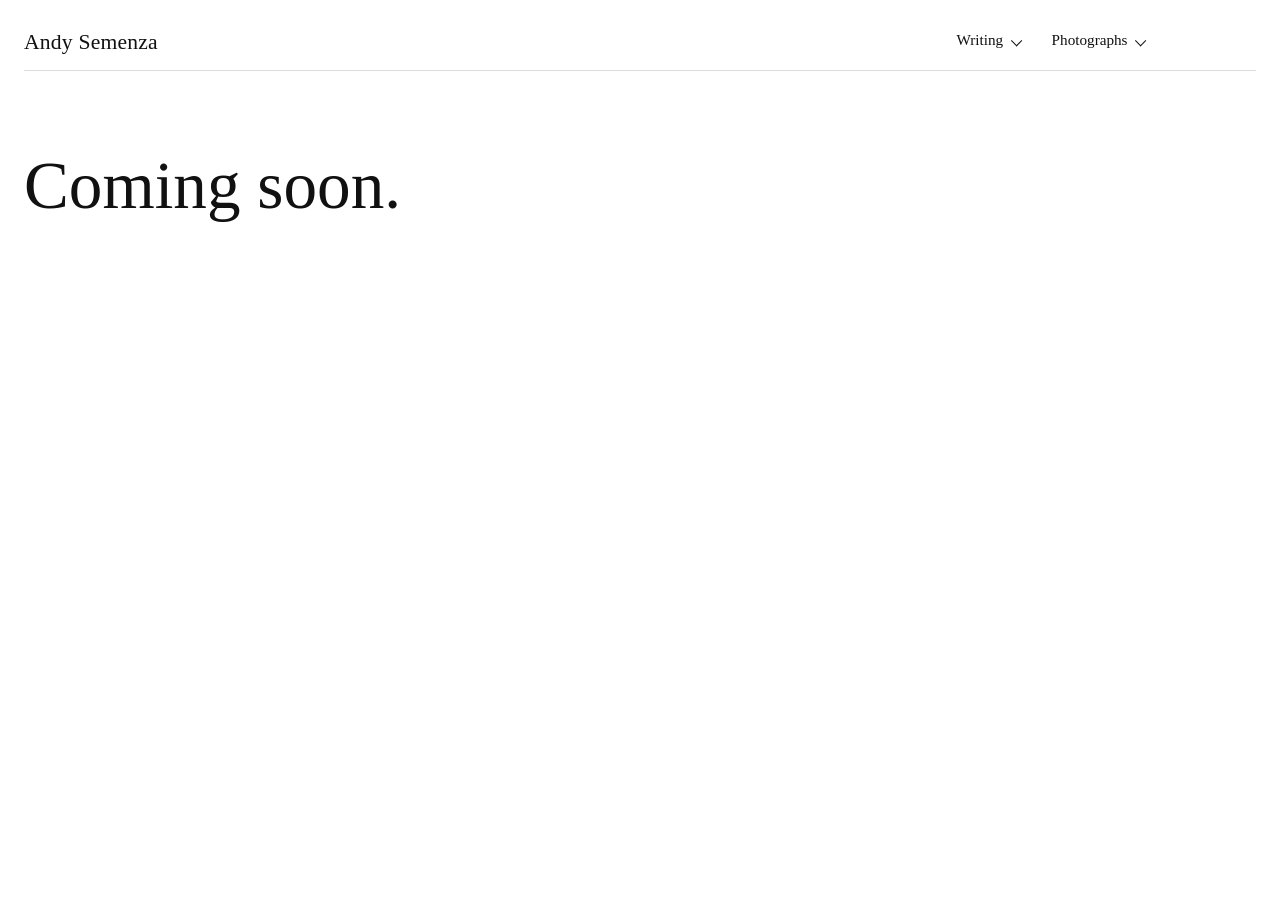
<file: blog/blog.html>
<!DOCTYPE html>
<html lang="en">
<head>
    <meta charset="UTF-8">
    <meta name="viewport" content="width=device-width, initial-scale=1.0">
    <title>Writing - Andy Semenza</title>
    <link rel="stylesheet" href="../css/site.css?v=7">
</head>
<body>
    <div class="site-frame">
        <header class="site-header">
            <a class="site-mark" href="../index.html">Andy Semenza</a>

            <nav class="site-nav" aria-label="Primary">
                <div class="menu">
                    <button class="menu-toggle" type="button" aria-expanded="false">
                        <span class="menu-text">Writing</span>
                        <span class="menu-caret" aria-hidden="true"></span>
                    </button>
                    <div class="menu-panel">
                        <a class="menu-item" href="blog.html" aria-current="page">Coming soon.</a>
                    </div>
                </div>

                <div class="menu">
                    <button class="menu-toggle" type="button" aria-expanded="false">
                        <span class="menu-text">Photographs</span>
                        <span class="menu-caret" aria-hidden="true"></span>
                    </button>
                    <div class="menu-panel" data-project-menu data-base="../photography/photography.html?project="></div>
                </div>
            </nav>
        </header>

        <main class="writing-main">
            <p>Coming soon.</p>
        </main>
    </div>

    <script src="../js/gallery.js?v=7"></script>
</body>
</html>
</file>
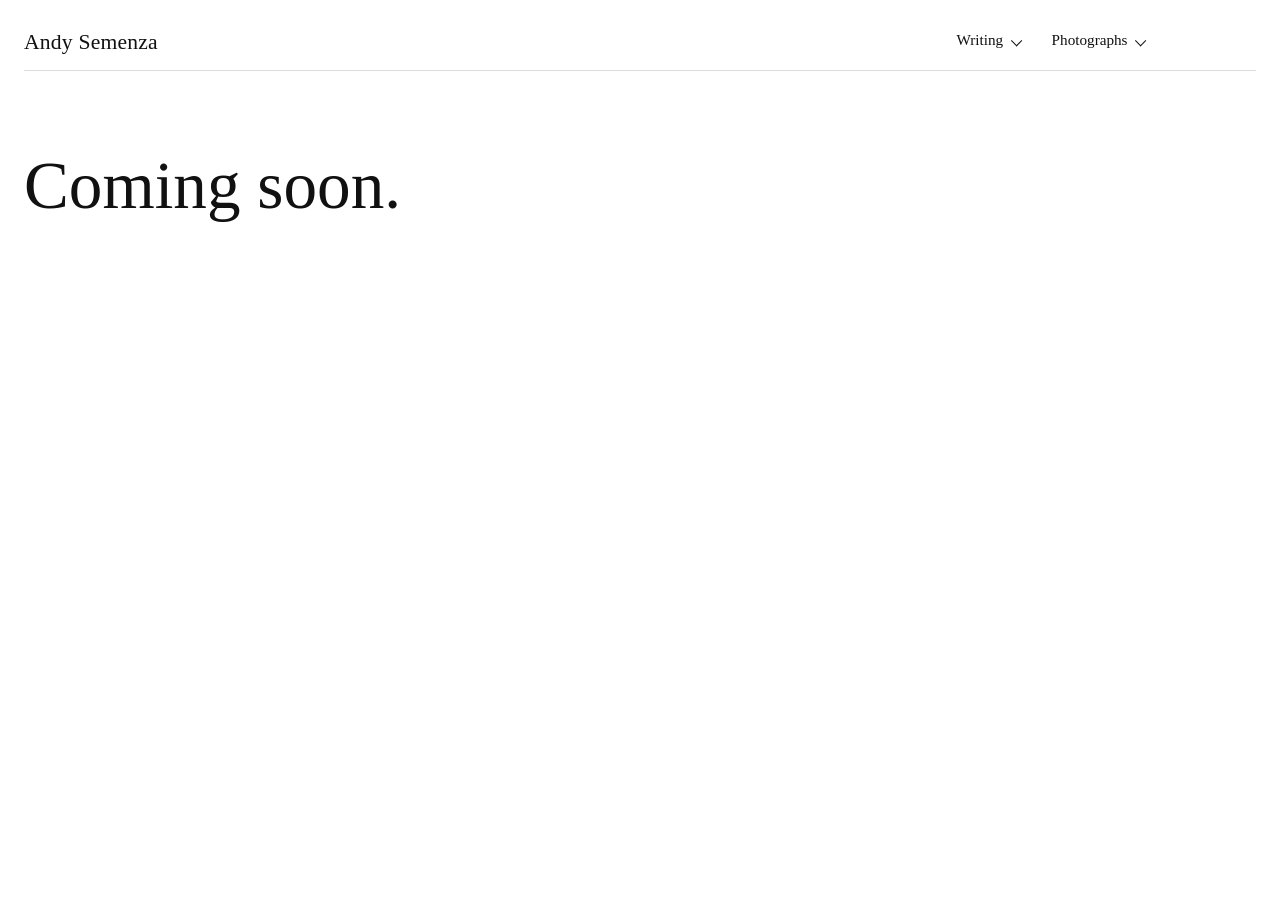
<file: blog/post1.html>
<!DOCTYPE html>
<html lang="en">
<head>
    <meta charset="UTF-8">
    <meta name="viewport" content="width=device-width, initial-scale=1.0">
    <title>Writing - Andy Semenza</title>
    <meta http-equiv="refresh" content="0; url=blog.html">
</head>
<body>
    <script>
        window.location.replace("blog.html");
    </script>
</body>
</html>
</file>
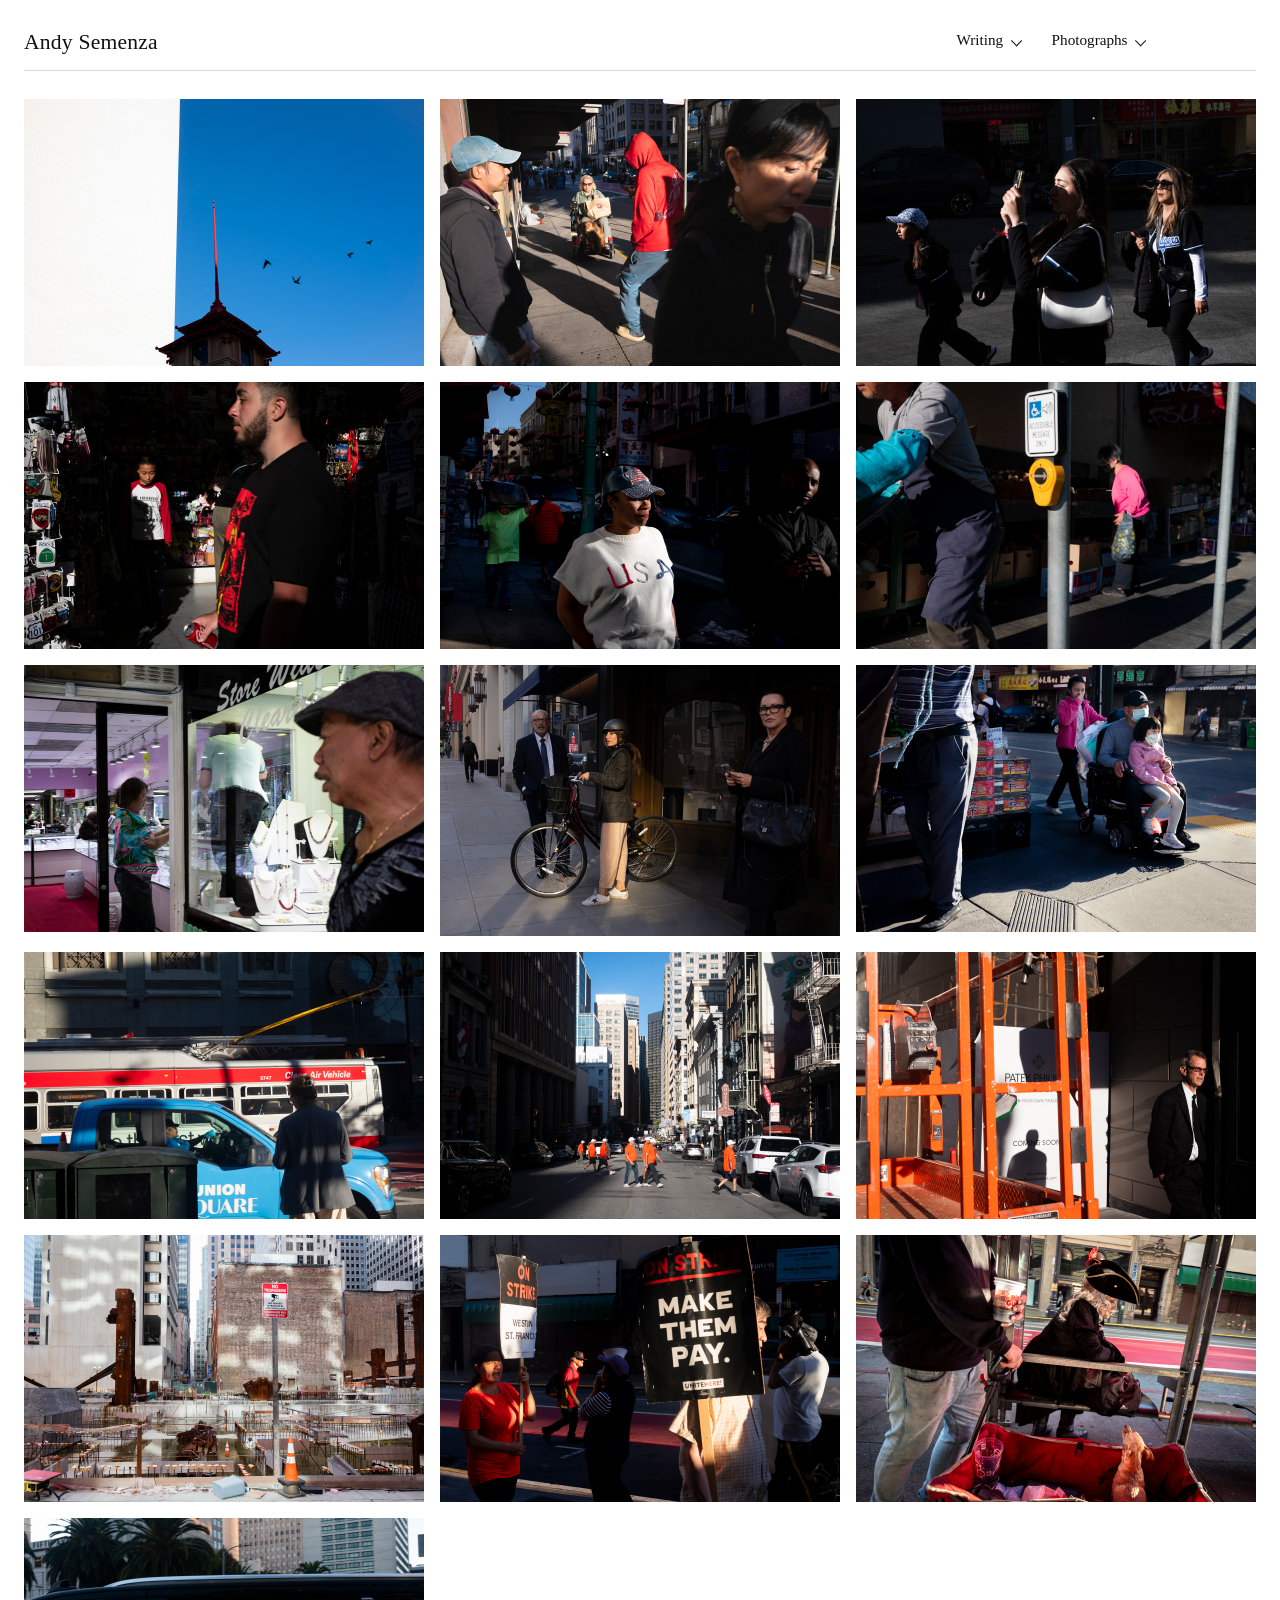
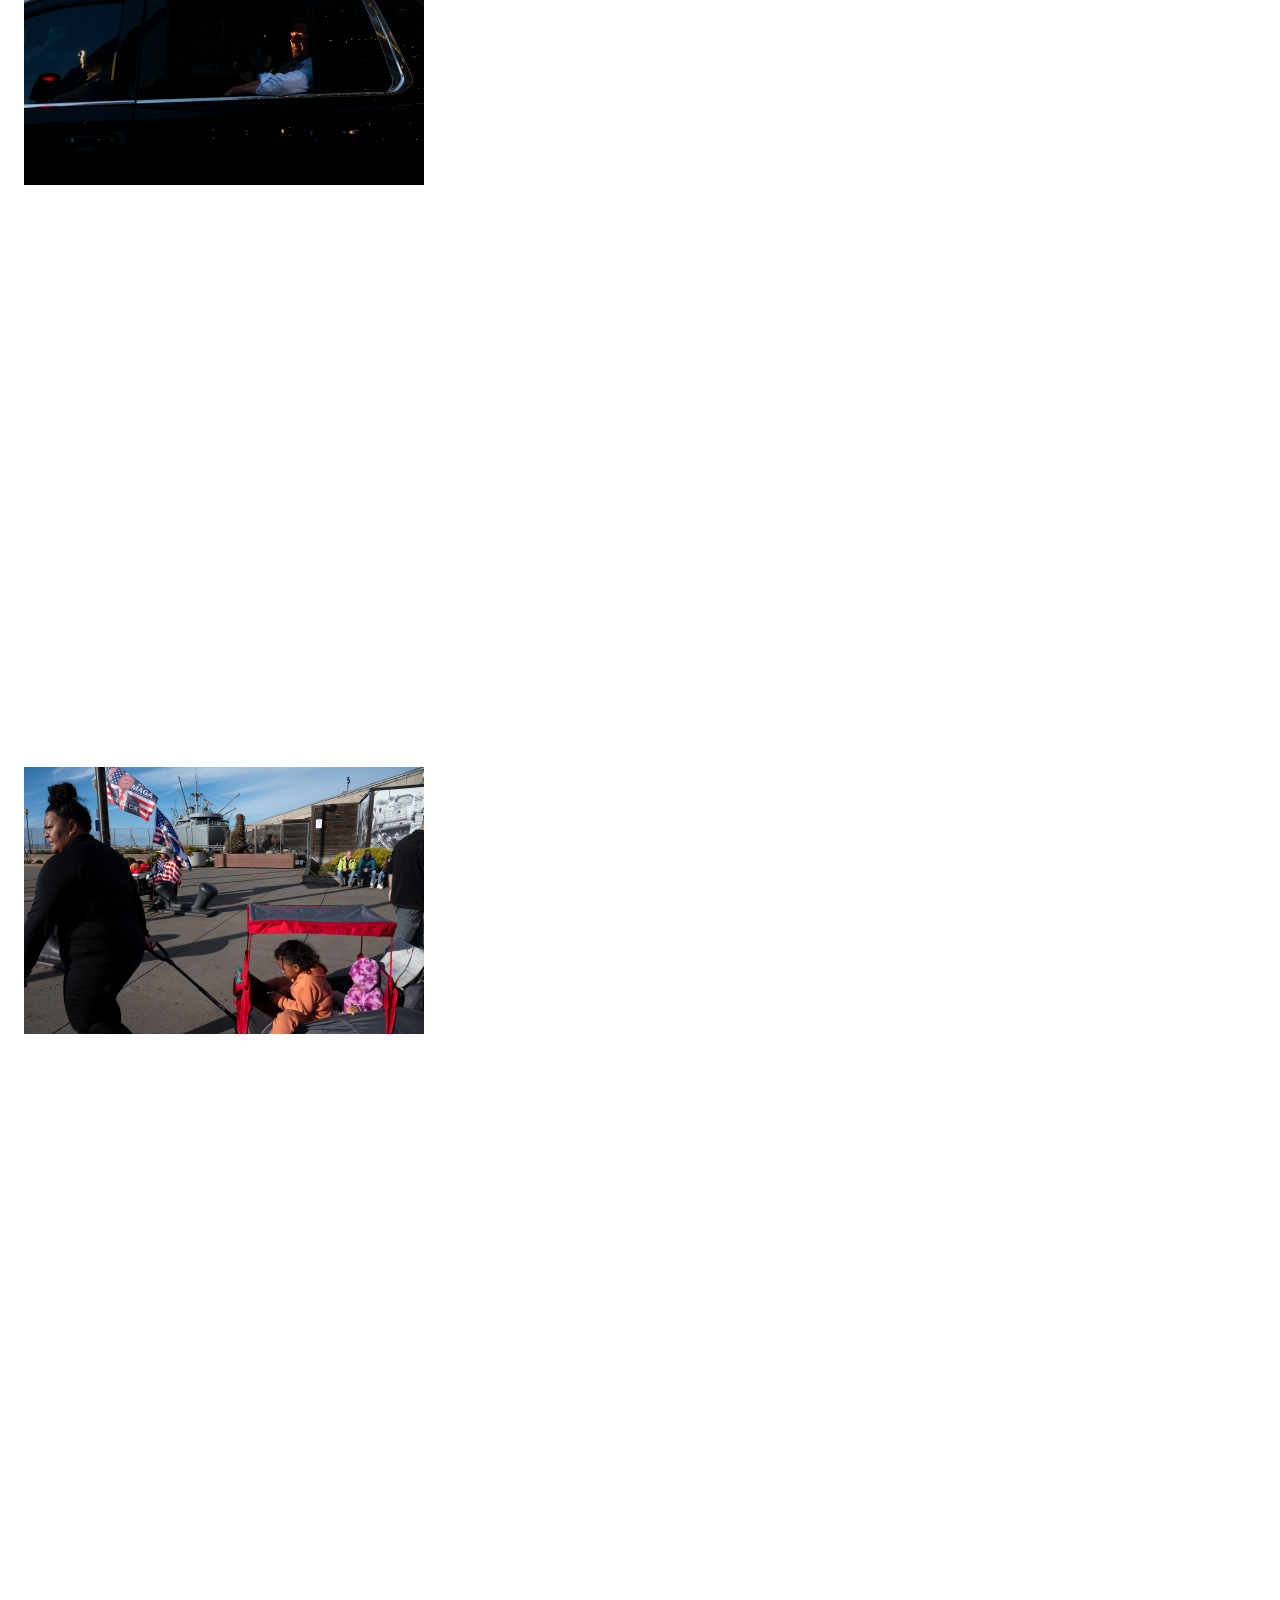
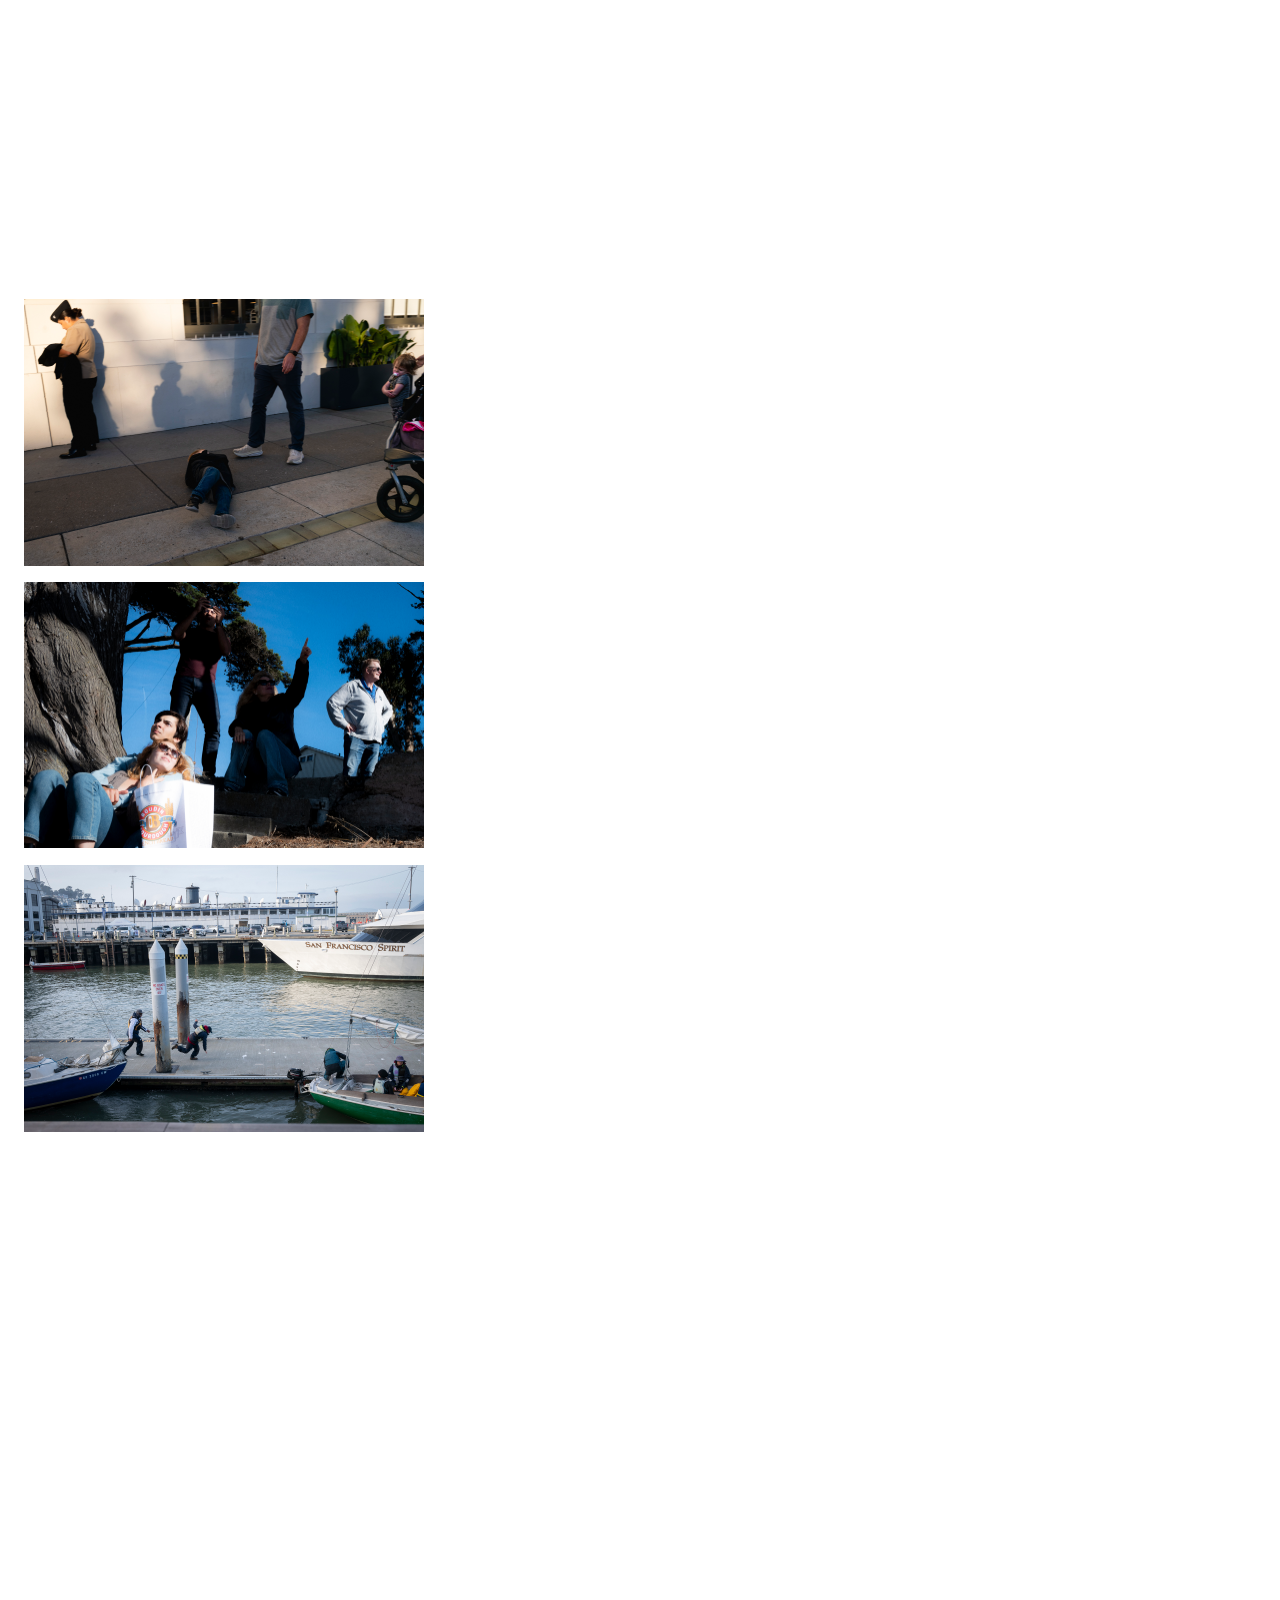
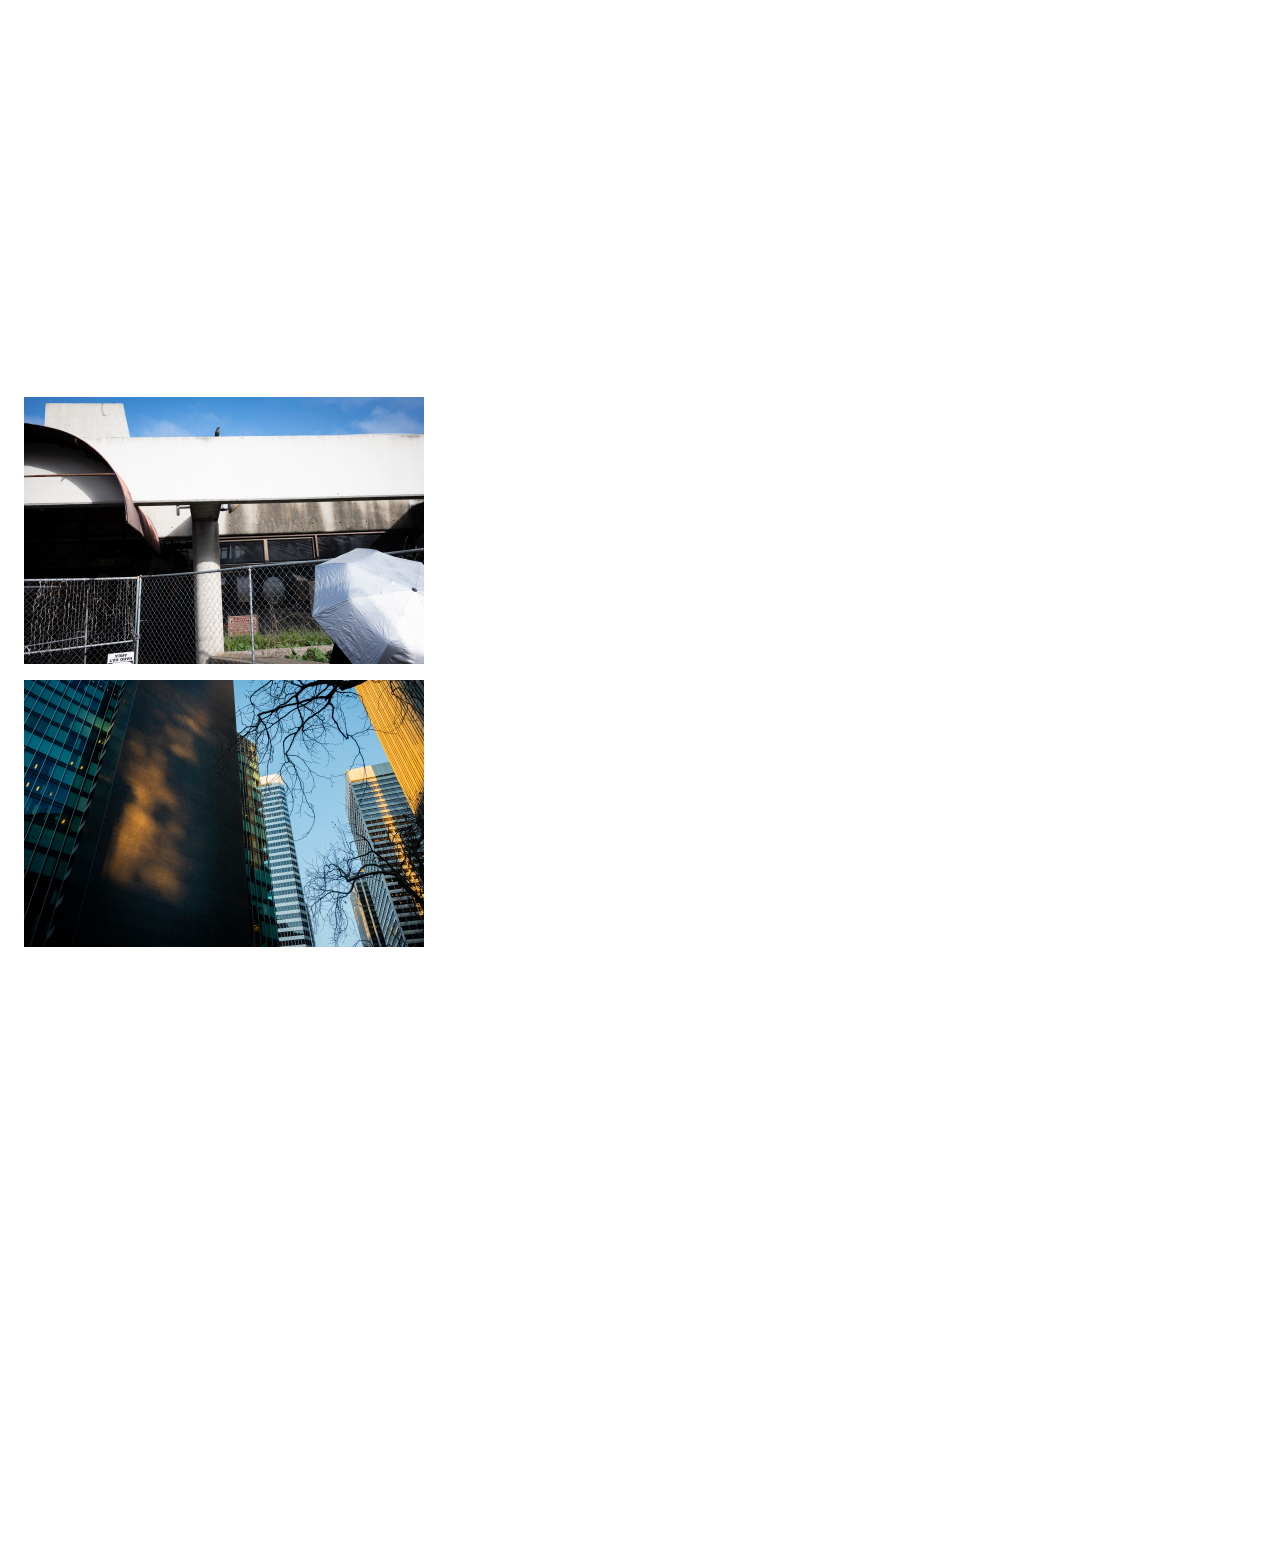
<file: photography/photography.html>
<!DOCTYPE html>
<html lang="en">
<head>
    <meta charset="UTF-8">
    <meta name="viewport" content="width=device-width, initial-scale=1.0">
    <title>Photographs - Andy Semenza</title>
    <link rel="stylesheet" href="../css/site.css?v=7">
</head>
<body>
    <div class="site-frame">
        <header class="site-header">
            <a class="site-mark" href="../index.html">Andy Semenza</a>

            <nav class="site-nav" aria-label="Primary">
                <div class="menu">
                    <button class="menu-toggle" type="button" aria-expanded="false">
                        <span class="menu-text">Writing</span>
                        <span class="menu-caret" aria-hidden="true"></span>
                    </button>
                    <div class="menu-panel">
                        <a class="menu-item" href="../blog/blog.html">Coming soon.</a>
                    </div>
                </div>

                <div class="menu">
                    <button class="menu-toggle" type="button" aria-expanded="false">
                        <span class="menu-text">Photographs</span>
                        <span class="menu-caret" aria-hidden="true"></span>
                    </button>
                    <div class="menu-panel" data-project-menu data-base="photography.html?project="></div>
                </div>
            </nav>
        </header>

        <main class="gallery-main">
            <div class="gallery-stack" id="gallery"></div>
        </main>
    </div>

    <div class="lightbox" id="lightbox" hidden>
        <button class="lightbox-close" id="lightbox-close" type="button" aria-label="Close">&times;</button>
        <button class="lightbox-button lightbox-prev" id="lightbox-prev" type="button" aria-label="Previous">&#8249;</button>
        <div class="lightbox-stage">
            <img class="lightbox-image" id="lightbox-image" alt="">
        </div>
        <button class="lightbox-button lightbox-next" id="lightbox-next" type="button" aria-label="Next">&#8250;</button>
    </div>

    <script src="../js/gallery.js?v=7"></script>
</body>
</html>
</file>
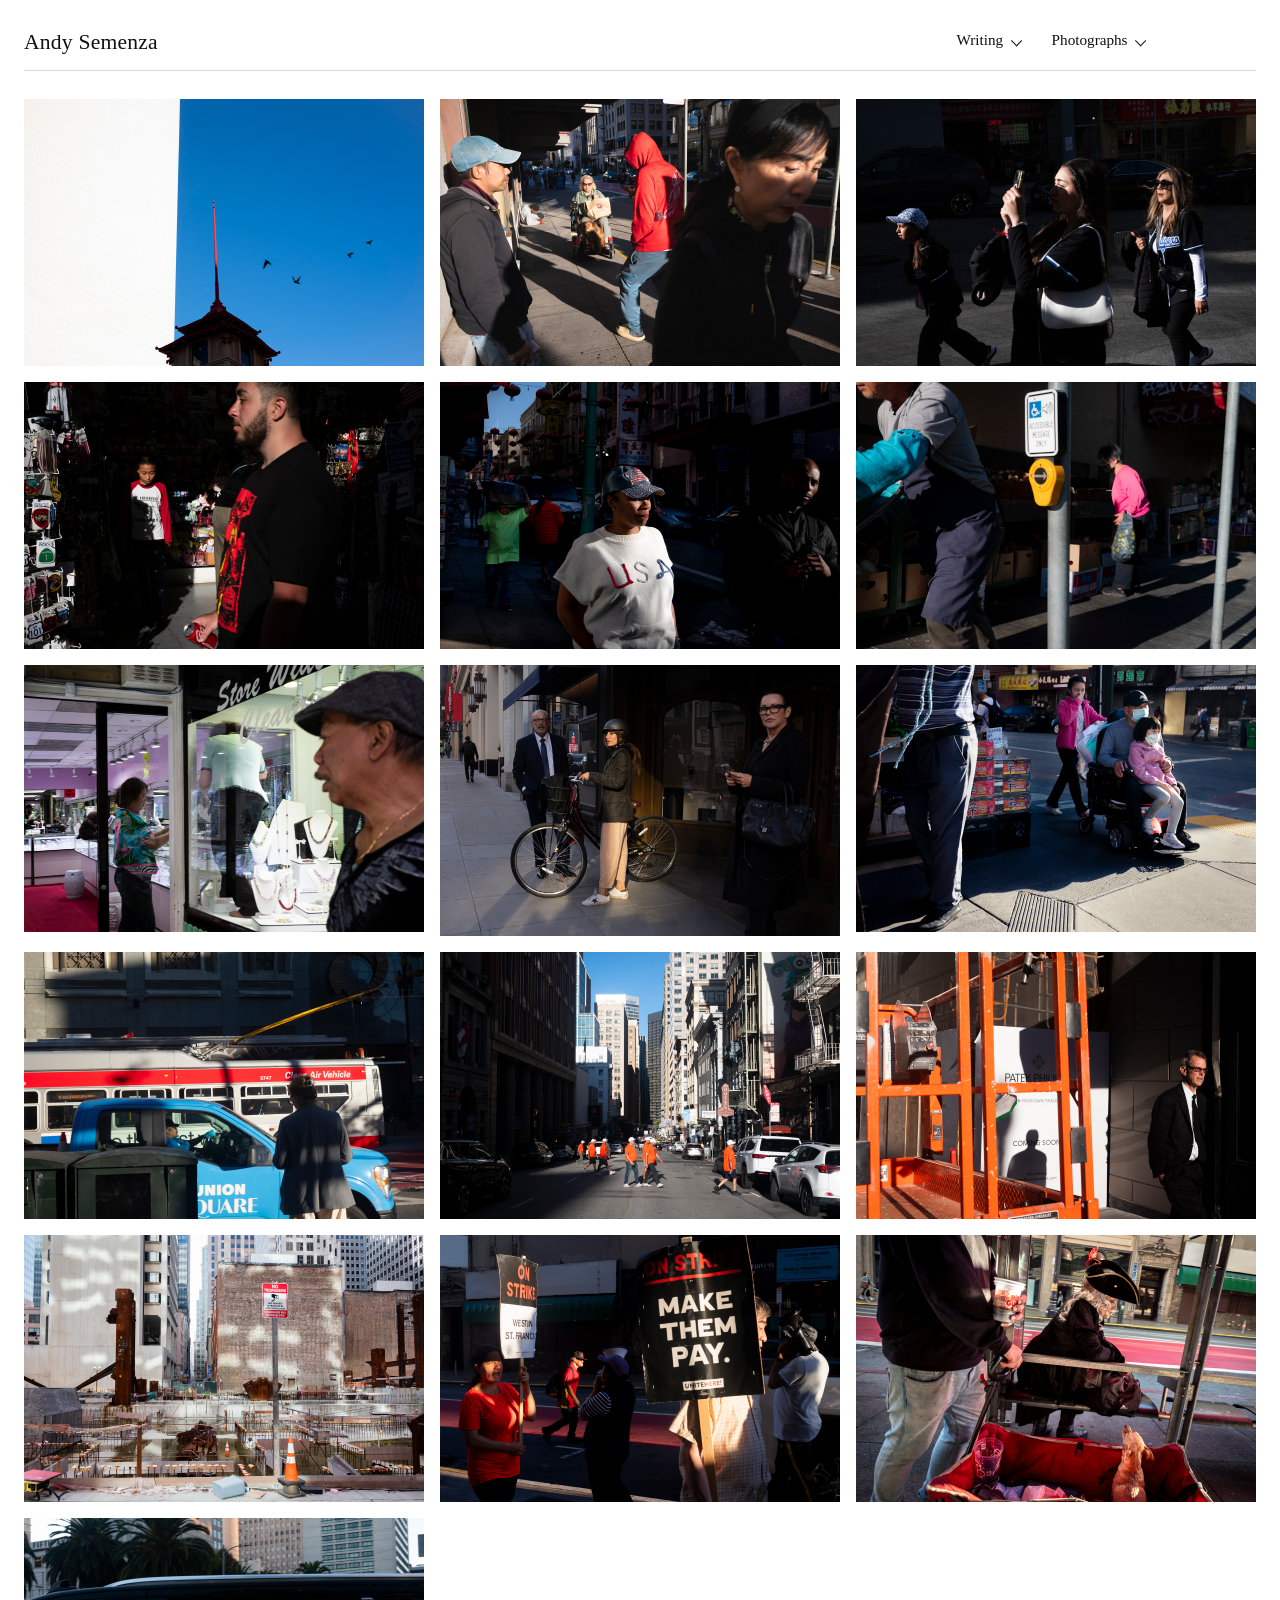
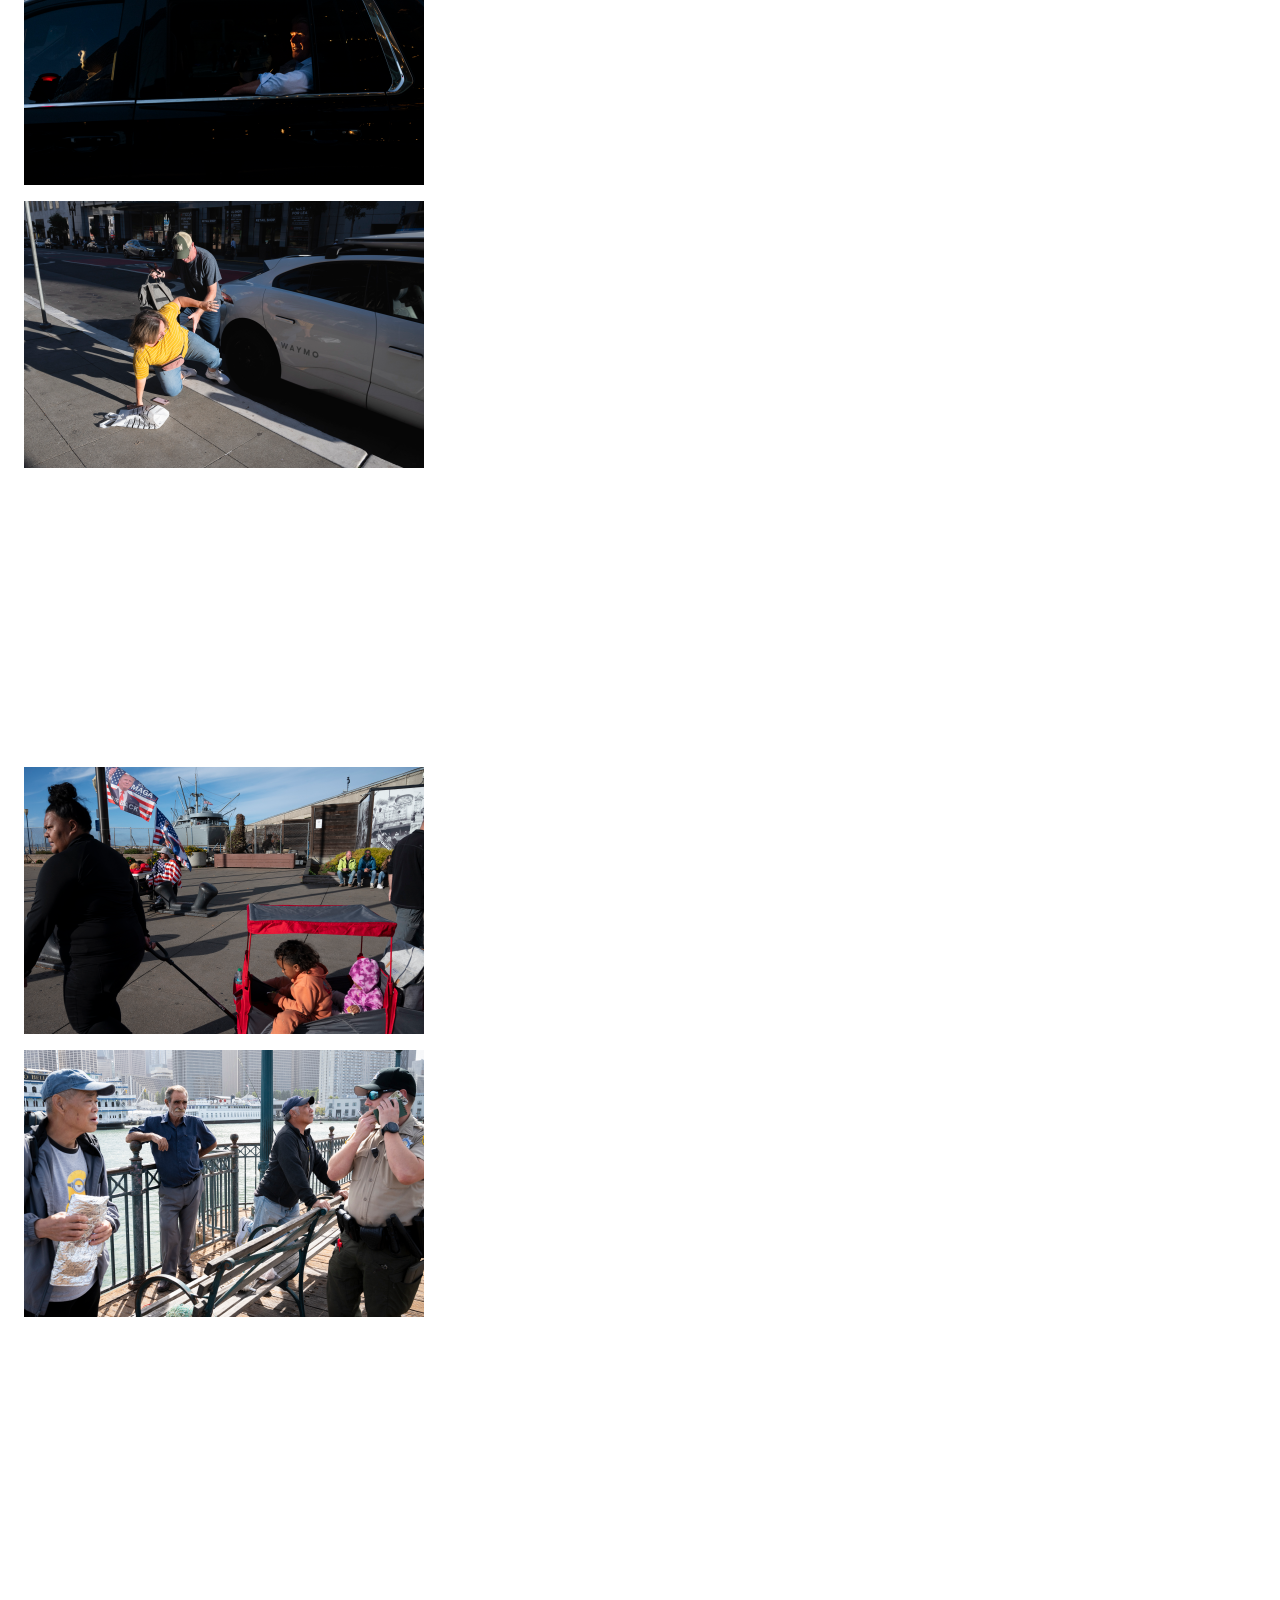
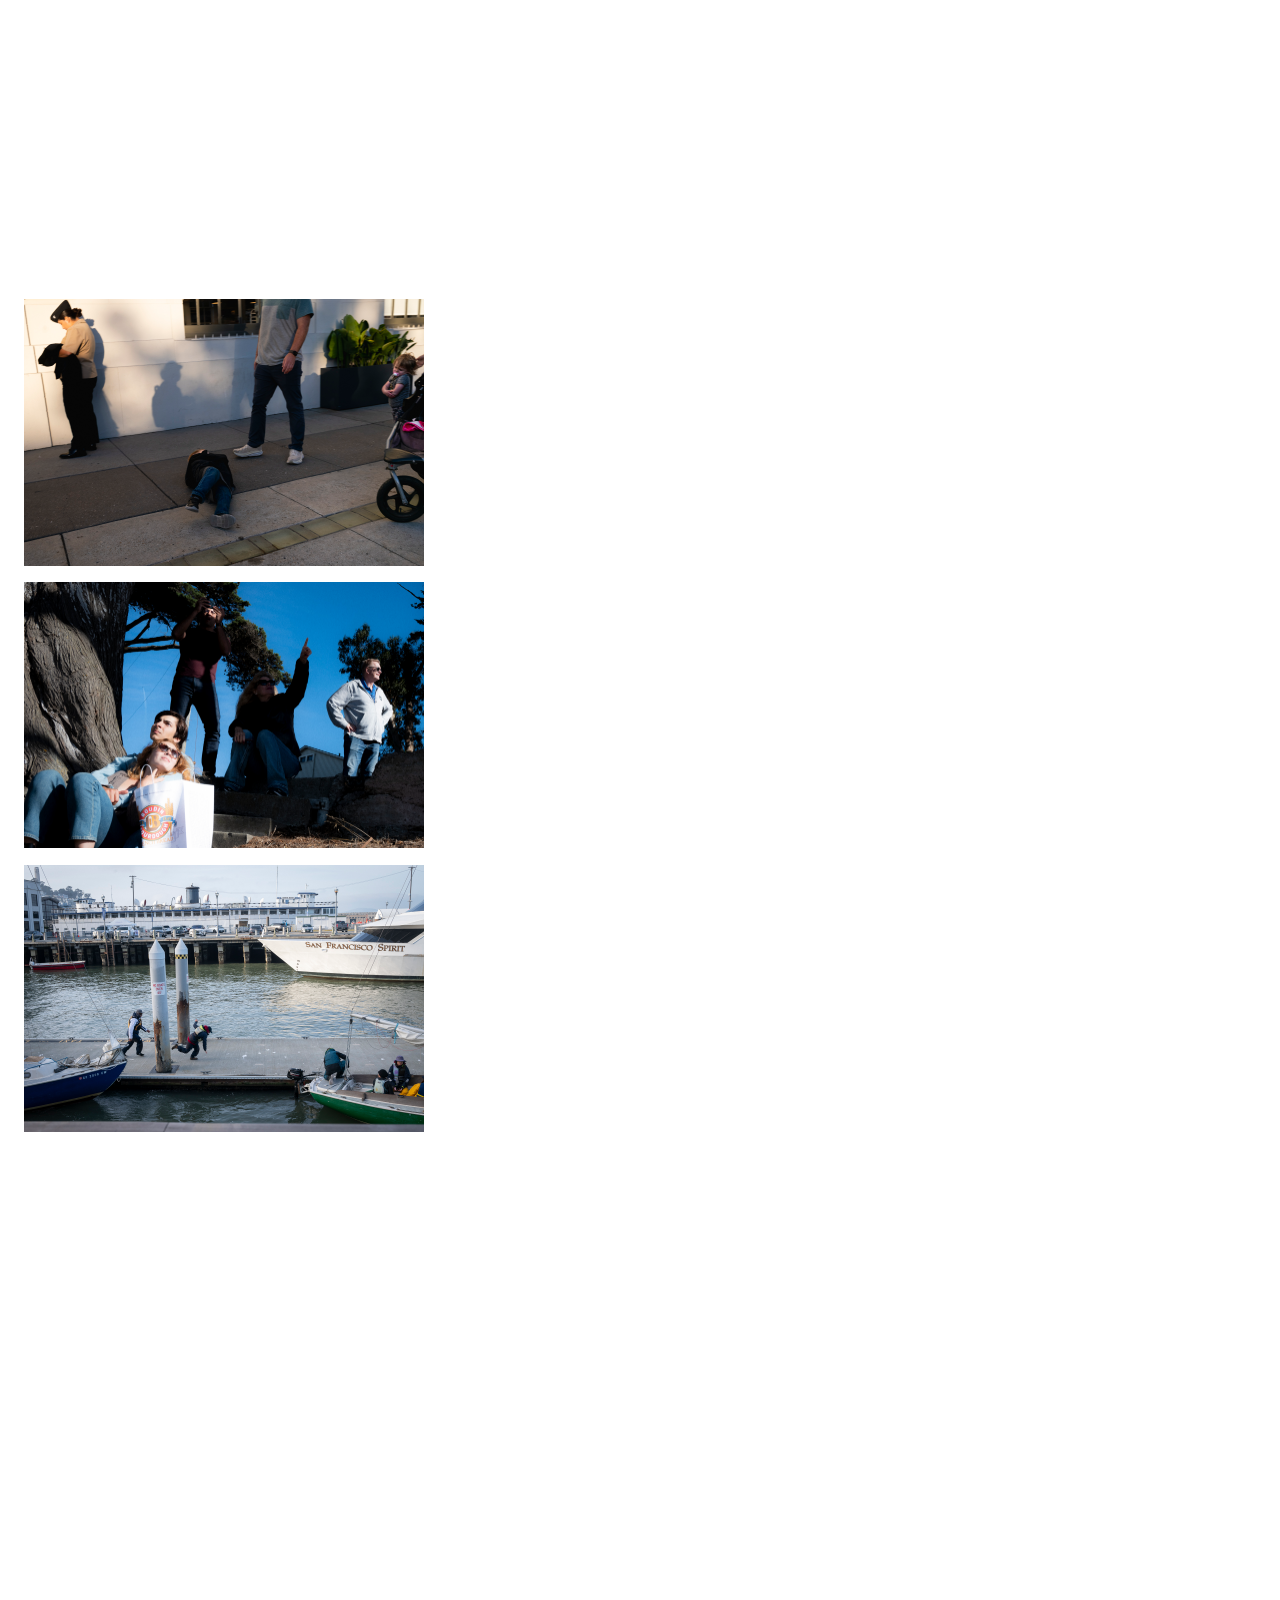
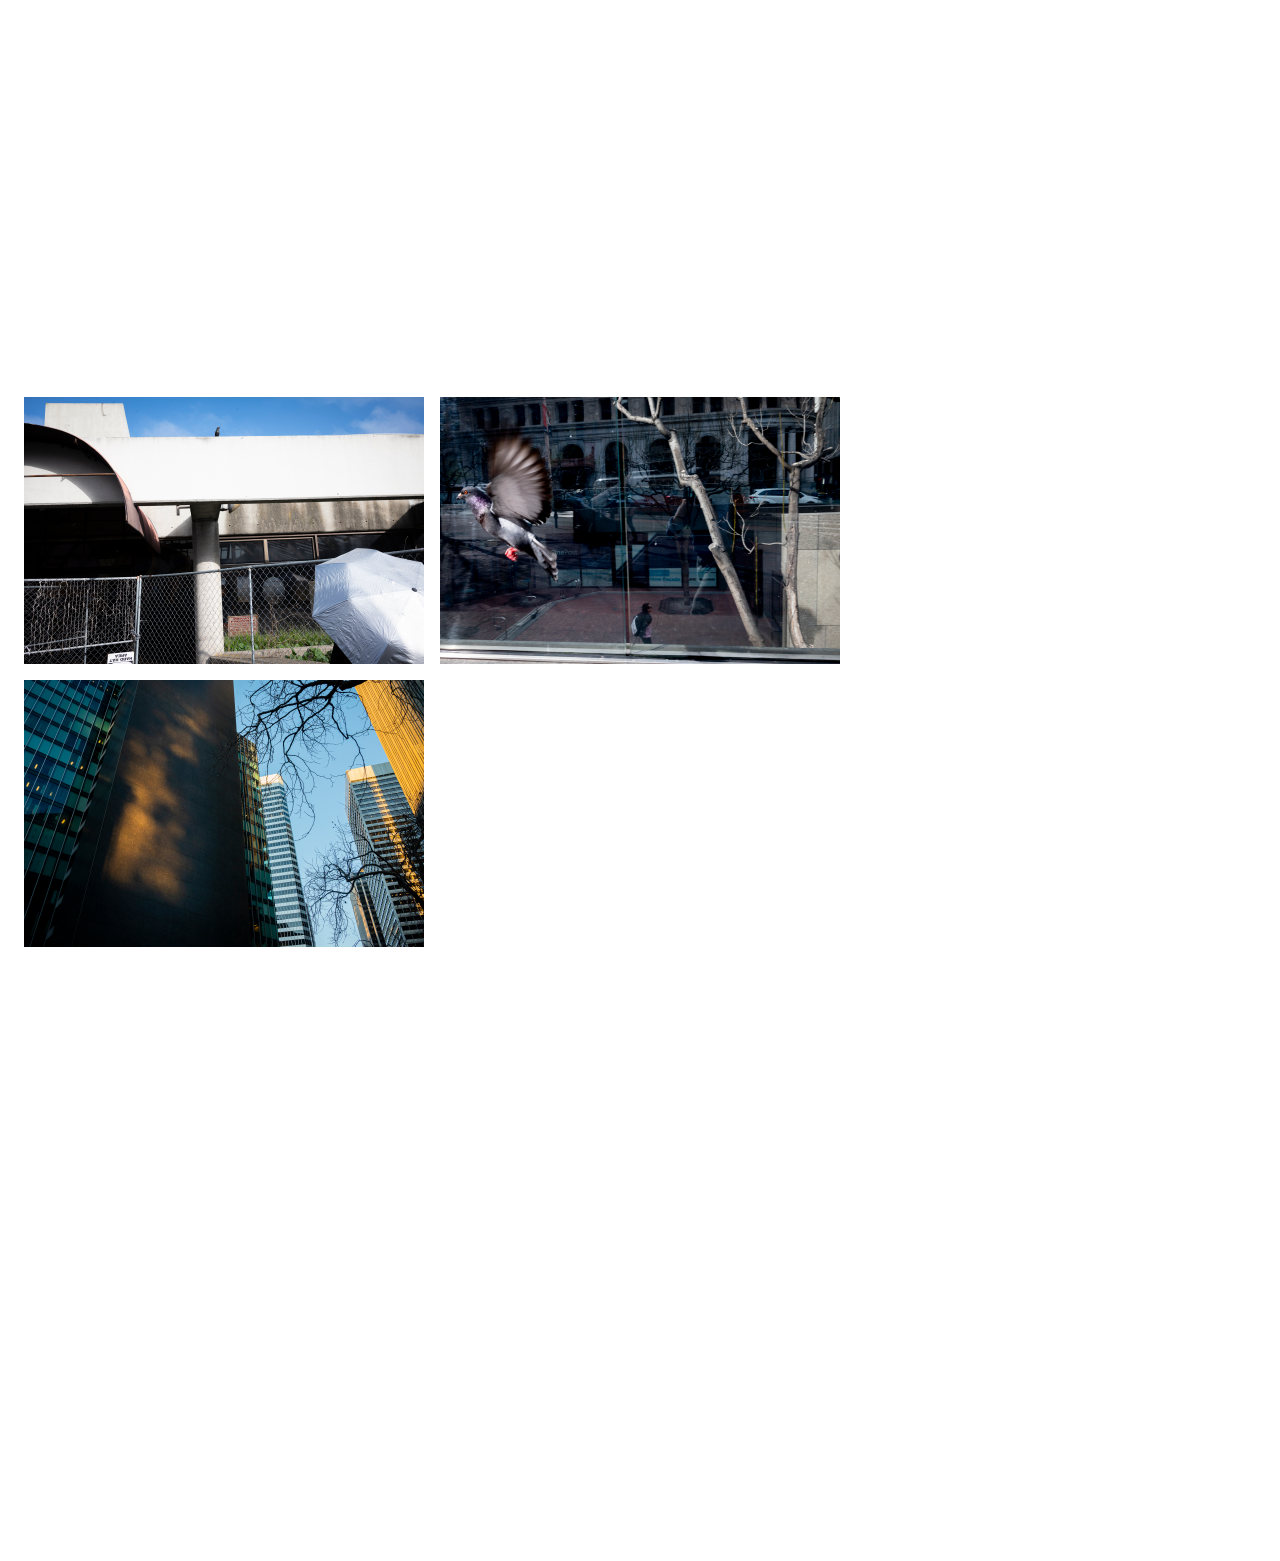
<file: photography/project1.html>
<!DOCTYPE html>
<html lang="en">
<head>
    <meta charset="UTF-8">
    <meta name="viewport" content="width=device-width, initial-scale=1.0">
    <title>Photographs - Andy Semenza</title>
    <meta http-equiv="refresh" content="0; url=photography.html?project=for-god-so-loved-the-world">
</head>
<body>
    <script>
        window.location.replace("photography.html?project=for-god-so-loved-the-world");
    </script>
</body>
</html>
</file>
<file: css/site.css>
:root {
    color-scheme: light;
    --paper: #f4f0e7;
    --paper-deep: #ede8dd;
    --ink: #111111;
    --line: rgba(17, 17, 17, 0.14);
    --panel: rgba(255, 255, 255, 0.72);
    --shadow: 0 20px 45px rgba(17, 17, 17, 0.1);
}

* {
    box-sizing: border-box;
}

html,
body {
    margin: 0;
    min-height: 100%;
}

body {
    background: #ffffff;
    color: var(--ink);
    font-family: "Helvetica Neue", Helvetica, Arial, sans-serif;
}

a {
    color: inherit;
    text-decoration: none;
}

img {
    display: block;
    max-width: 100%;
}

.site-frame {
    width: min(1400px, calc(100% - 3rem));
    margin: 0 auto;
    padding: 2rem 0 3rem;
}

.home-page {
    background: #050505;
    min-height: 100vh;
    overflow: hidden;
}

.home-page::before {
    content: "";
    position: fixed;
    inset: 0 0 auto 0;
    height: 12rem;
    background: linear-gradient(180deg, rgba(0, 0, 0, 0.48), rgba(0, 0, 0, 0));
    pointer-events: none;
    z-index: 0;
}

.home-hero {
    position: fixed;
    inset: 0;
}

.home-hero img {
    width: 100%;
    height: 100%;
    object-fit: cover;
    object-position: center center;
}

.home-overlay {
    position: relative;
    z-index: 1;
    min-height: 100vh;
}

.site-header {
    width: 100%;
    max-width: none;
    margin: 0 auto;
    display: grid;
    grid-template-columns: minmax(0, 1fr) max-content;
    align-items: start;
    column-gap: 3rem;
    padding-bottom: 1rem;
    border-bottom: 1px solid var(--line);
}

.home-header {
    color: #ffffff;
    border-bottom-color: rgba(255, 255, 255, 0.28);
    text-shadow: 0 1px 16px rgba(0, 0, 0, 0.45);
}

.site-mark {
    width: fit-content;
    font-family: "Iowan Old Style", "Palatino Linotype", "Book Antiqua", Georgia, serif;
    font-size: 1.35rem;
    line-height: 1;
    letter-spacing: 0.01em;
}

.site-nav {
    display: flex;
    align-items: baseline;
    gap: 2rem;
    flex-shrink: 0;
    padding-right: 7rem;
    font-family: "Iowan Old Style", "Palatino Linotype", "Book Antiqua", Georgia, serif;
    font-size: 0.95rem;
    line-height: 1;
}

.menu {
    position: relative;
    display: inline-flex;
    align-items: baseline;
}

.menu-toggle {
    appearance: none;
    -webkit-appearance: none;
    display: inline-flex;
    align-items: baseline;
    gap: 0.55rem;
    font: inherit;
    color: inherit;
    cursor: pointer;
    margin: 0;
    padding: 0;
    border: 0;
    border-radius: 0;
    background: transparent;
    box-shadow: none;
    line-height: 1;
    white-space: nowrap;
}

.menu-text {
    display: block;
    line-height: 1;
}

.menu-caret {
    display: block;
    flex: 0 0 auto;
    width: 0.48rem;
    height: 0.48rem;
    margin-top: 0.14rem;
    border-right: 1.5px solid currentColor;
    border-bottom: 1.5px solid currentColor;
    transform: rotate(45deg);
    transform-origin: 60% 60%;
}

.menu.is-open .menu-toggle,
.menu-toggle:hover {
    opacity: 0.78;
}

.menu-toggle:focus-visible {
    outline: none;
}

.menu.is-open .menu-caret {
    margin-top: 0.22rem;
    transform: rotate(225deg);
}

.menu-panel {
    position: absolute;
    top: calc(100% + 0.8rem);
    left: 0;
    white-space: nowrap;
    display: none;
    padding: 0;
    border: 0;
    background: transparent;
    box-shadow: none;
    z-index: 20;
}

.menu.is-open .menu-panel {
    display: grid;
}

.menu-item {
    display: block;
    padding: 0.28rem 0;
    font-family: "Iowan Old Style", "Palatino Linotype", "Book Antiqua", Georgia, serif;
    font-size: 0.95rem;
    line-height: 1.25;
    white-space: nowrap;
}

.menu-item:hover,
.menu-item:focus-visible,
.menu-item[aria-current="page"] {
    text-decoration: underline;
    text-underline-offset: 0.15em;
    outline: none;
}

.gallery-main {
    padding-top: 1.8rem;
}

.gallery-stack {
    display: grid;
    grid-template-columns: repeat(3, minmax(0, 1fr));
    gap: 1rem;
}

.gallery-item {
    margin: 0;
}

.gallery-trigger {
    width: 100%;
    display: flex;
    justify-content: stretch;
    padding: 0;
    border: 0;
    background: transparent;
    cursor: zoom-in;
}

.gallery-trigger:focus-visible {
    outline: none;
}

.gallery-image {
    width: 100%;
    height: auto;
    max-width: none;
    max-height: none;
    transition: transform 180ms ease, box-shadow 180ms ease;
}

.gallery-trigger:hover .gallery-image,
.gallery-trigger:focus-visible .gallery-image {
    transform: translateY(-1px);
    box-shadow: var(--shadow);
}

.lightbox[hidden] {
    display: none;
}

.lightbox {
    position: fixed;
    inset: 0;
    z-index: 100;
    display: grid;
    grid-template-columns: minmax(3.5rem, 6vw) minmax(0, 1fr) minmax(3.5rem, 6vw);
    align-items: center;
    gap: 1rem;
    padding: 1.5rem;
    background: rgba(10, 10, 10, 0.92);
}

.lightbox-stage {
    display: flex;
    justify-content: center;
    align-items: center;
    min-width: 0;
    min-height: 0;
}

.lightbox-image {
    width: auto;
    height: auto;
    max-width: 100%;
    max-height: calc(100vh - 3rem);
}

.lightbox-button,
.lightbox-close {
    width: 3rem;
    height: 3rem;
    border: 0;
    border-radius: 999px;
    background: rgba(255, 255, 255, 0.12);
    color: #ffffff;
    font: inherit;
    font-size: 1.8rem;
    line-height: 1;
    display: grid;
    place-items: center;
    cursor: pointer;
}

.lightbox-button:focus-visible,
.lightbox-close:focus-visible {
    outline: 2px solid rgba(255, 255, 255, 0.5);
    outline-offset: 2px;
}

.lightbox-button[disabled] {
    opacity: 0.25;
    cursor: default;
}

.lightbox-prev {
    justify-self: start;
}

.lightbox-next {
    justify-self: end;
}

.lightbox-close {
    position: absolute;
    top: 1rem;
    right: 1rem;
}

.is-locked,
.is-locked body {
    overflow: hidden;
}

.writing-main {
    min-height: calc(100vh - 10rem);
    display: flex;
    align-items: flex-start;
    padding-top: 5rem;
}

.writing-main p {
    margin: 0;
    font-family: "Iowan Old Style", "Palatino Linotype", "Book Antiqua", Georgia, serif;
    font-size: clamp(2rem, 6vw, 4.2rem);
    line-height: 1.05;
}

@media (max-width: 720px) {
    .site-frame {
        width: min(100% - 1.5rem, 44rem);
        padding-top: 1.25rem;
        padding-bottom: 2rem;
    }

    .site-header {
        width: 100%;
        display: grid;
        grid-template-columns: 1fr;
        row-gap: 1rem;
        align-items: flex-start;
    }

    .site-nav {
        display: flex;
        gap: 1rem;
        flex-wrap: wrap;
        padding-right: 0;
    }

    .menu-panel {
        left: 0;
        right: auto;
    }

    .gallery-image {
        width: 100%;
        max-width: 100%;
        max-height: none;
    }

    .gallery-stack {
        grid-template-columns: repeat(2, minmax(0, 1fr));
    }

    .lightbox {
        grid-template-columns: 1fr;
        gap: 0.75rem;
        padding: 1rem;
    }

    .lightbox-stage {
        order: 1;
    }

    .lightbox-prev,
    .lightbox-next {
        position: fixed;
        bottom: 1rem;
    }

    .lightbox-prev {
        left: 1rem;
    }

    .lightbox-next {
        right: 1rem;
    }

    .writing-main {
        min-height: 40vh;
        padding-top: 3rem;
    }

    .home-image img {
        max-height: none;
    }
}

@media (max-width: 640px) {
    .gallery-stack {
        grid-template-columns: 1fr;
    }
}
</file>
